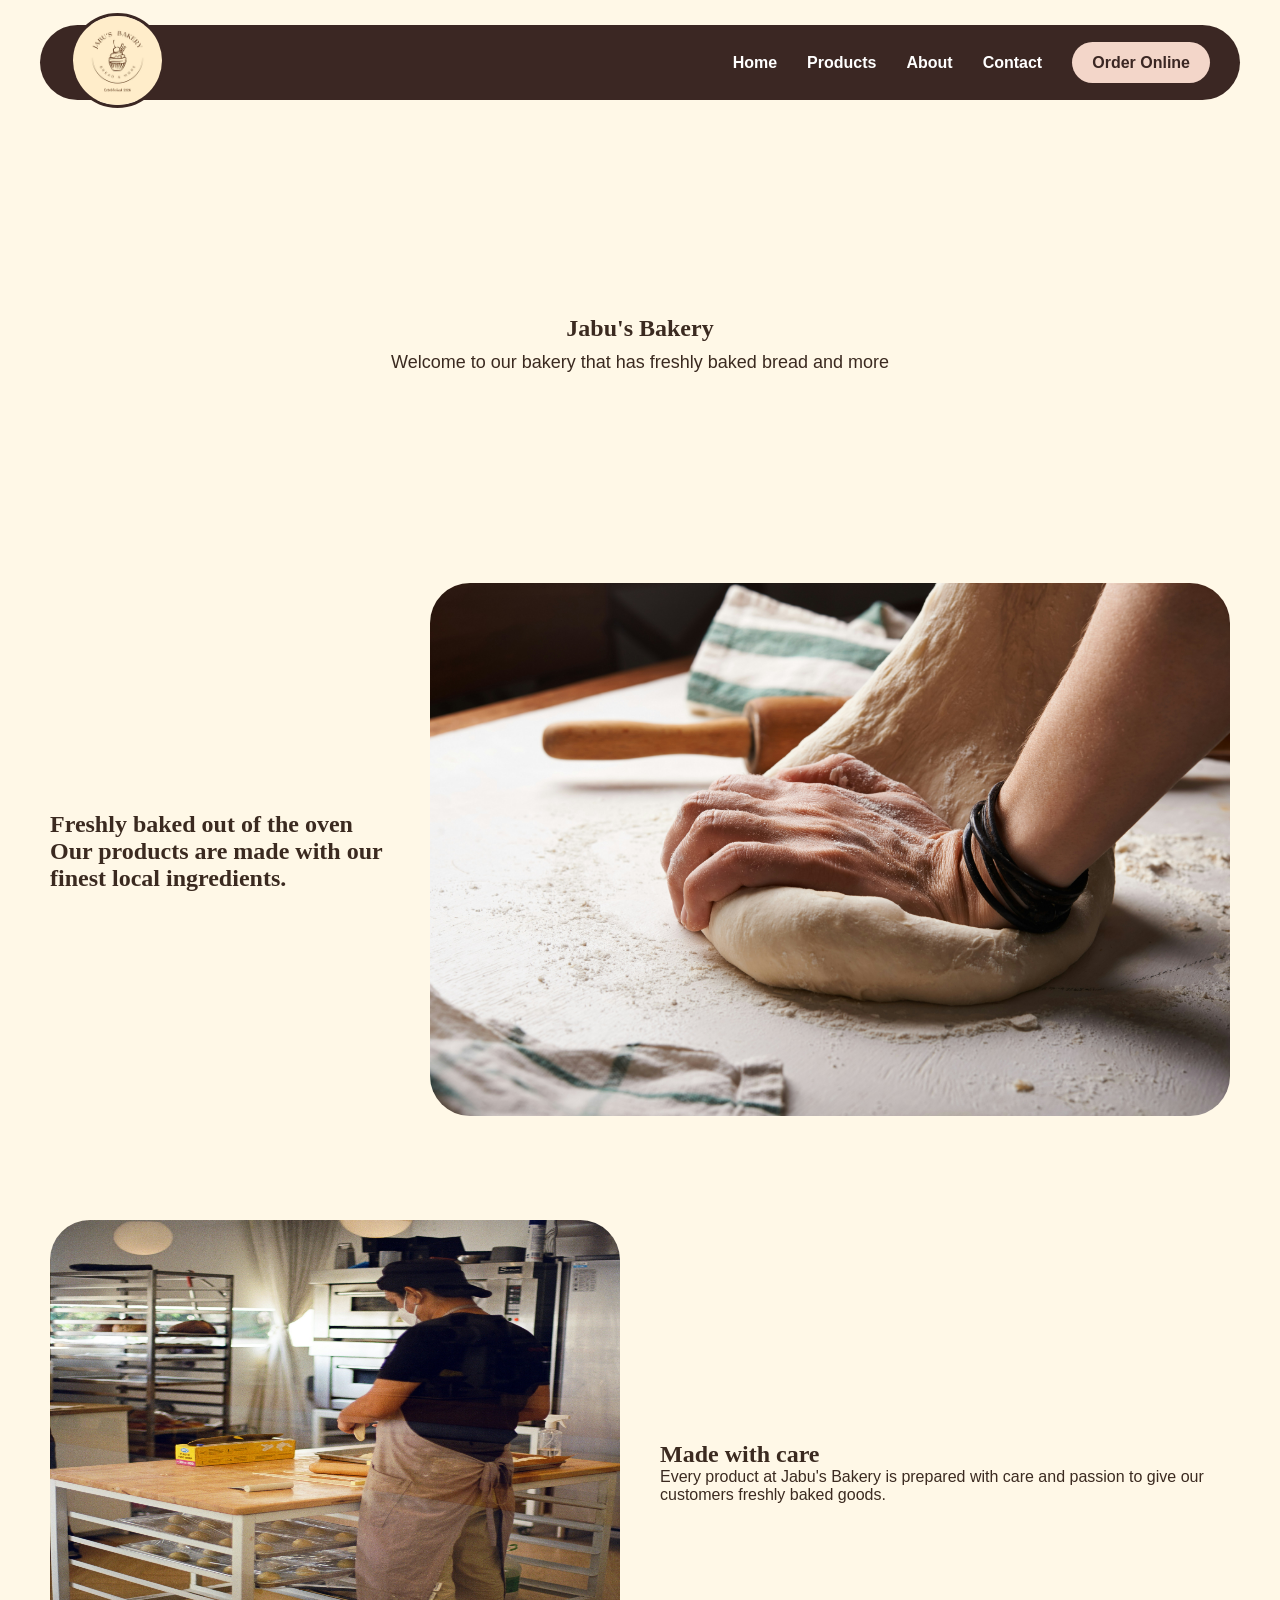
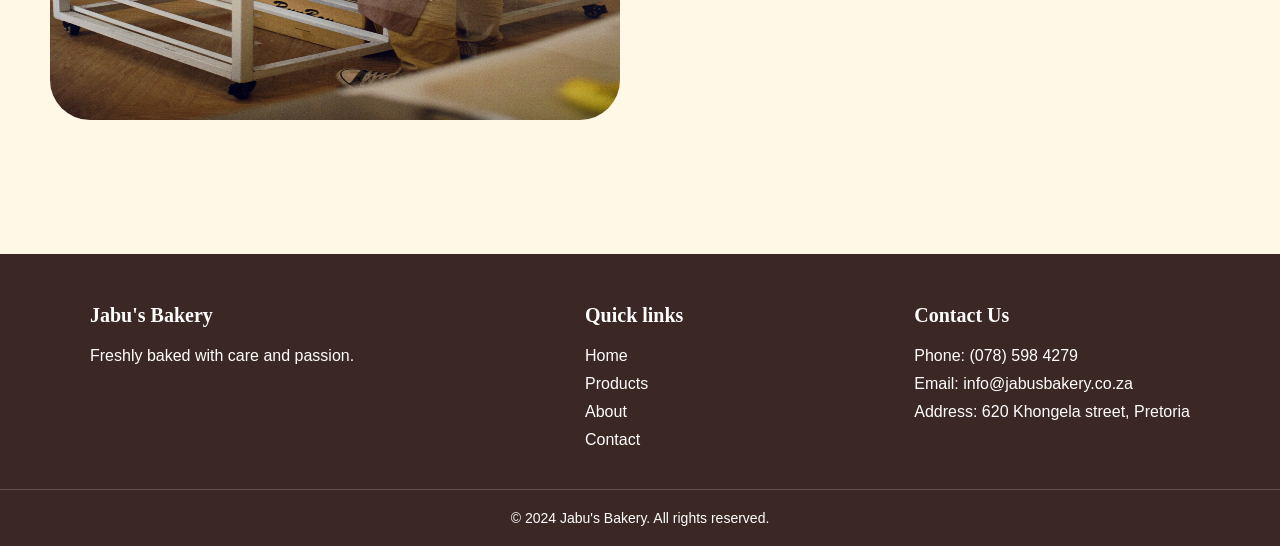
<file: index.html>
<!DOCTYPE html>
<html lang="en">
<head>
    <meta charset="UTF-8">
    <meta name="viewport" content="width=device-width, initial-scale=1.0">

    <meta name="description" content="Discover Jabu's Bakery in Pretoria, Gauteng. 
    Explore our selection of read, cupcakes and cookies and learn more about our bakery products.">
    <link rel="stylesheet" href="css_assets/style.css">
    <title>Jabu's Bakery | Home</title>
</head>
<body>

    <header class="top-header">

   <!--Navigation -->
    <nav class="navigation">

         <!-- Logo -->
    <div class="logo">
        <img src="_images/Logo.png" alt="Jabu's Bakery Logo">
    </div>

        <ul>
            <li><a href="index.html">Home</a></li>
            <li><a href="products.html">Products</a></li>
            <li><a href="about.html">About</a></li>
            <li><a href="contact.html">Contact</a></li>
            <li><a href="order.html">Order Online</a></li>
        </ul>
    </nav>

    </header>
    <!-- Main Heading -->
    <section class="hero-text">
        <h1>Jabu's Bakery</h1>
        <p>Welcome to our bakery that has freshly baked bread and more</p>
    </section>

    <main>
        <section class="home-section">

            <div class="home-content">
                <h2>Freshly baked out of the oven</h2>
                <h2>Our products are made with our finest local ingredients.</h2>
            </div>
            
             <div class="home-content">
            <img src="_images/Hero_shot.jpg" alt="Freshly baked bread" width="800">
            </div>

            </section>

            <section class="home-section reverse">

                <div class="home-image">
                <img src="_images/Baker.jpg" alt="Baker at work" width="600">
                </div>

                <div class="home-content">
                    <h2>Made with care</h2>
                    <p>Every product at Jabu's Bakery is prepared with care and
                         passion to give our customers freshly baked goods.
                    </p>
                </div>
            </section>

            <footer class="footer">

                <div class="footer-content">

                    <div class="footer-section">
                        <h3>Jabu's Bakery</h3>
                        <p>Freshly baked with care and passion.</p>
                    </div>

                    <div class="footer-section">
                        <h3>Quick links</h3>
                            <a href="index.html">Home</a>
                            <a href="products.html">Products</a>
                            <a href="about.html">About</a>
                            <a href="contact.html">Contact</a>
                    </div>

                    <div class="footer-section">
                        <h3>Contact Us</h3>
                        <p>Phone: (078) 598 4279</p>
                        <p>Email: info@jabusbakery.co.za</p>
                        <p>Address: 620 Khongela street, Pretoria</p>
                    </div>
                </div>

                <div class="footer-bottom">
                    <p>&copy; 2024 Jabu's Bakery. All rights reserved.</p>
                </div>
            </footer>
    </main>
</file>
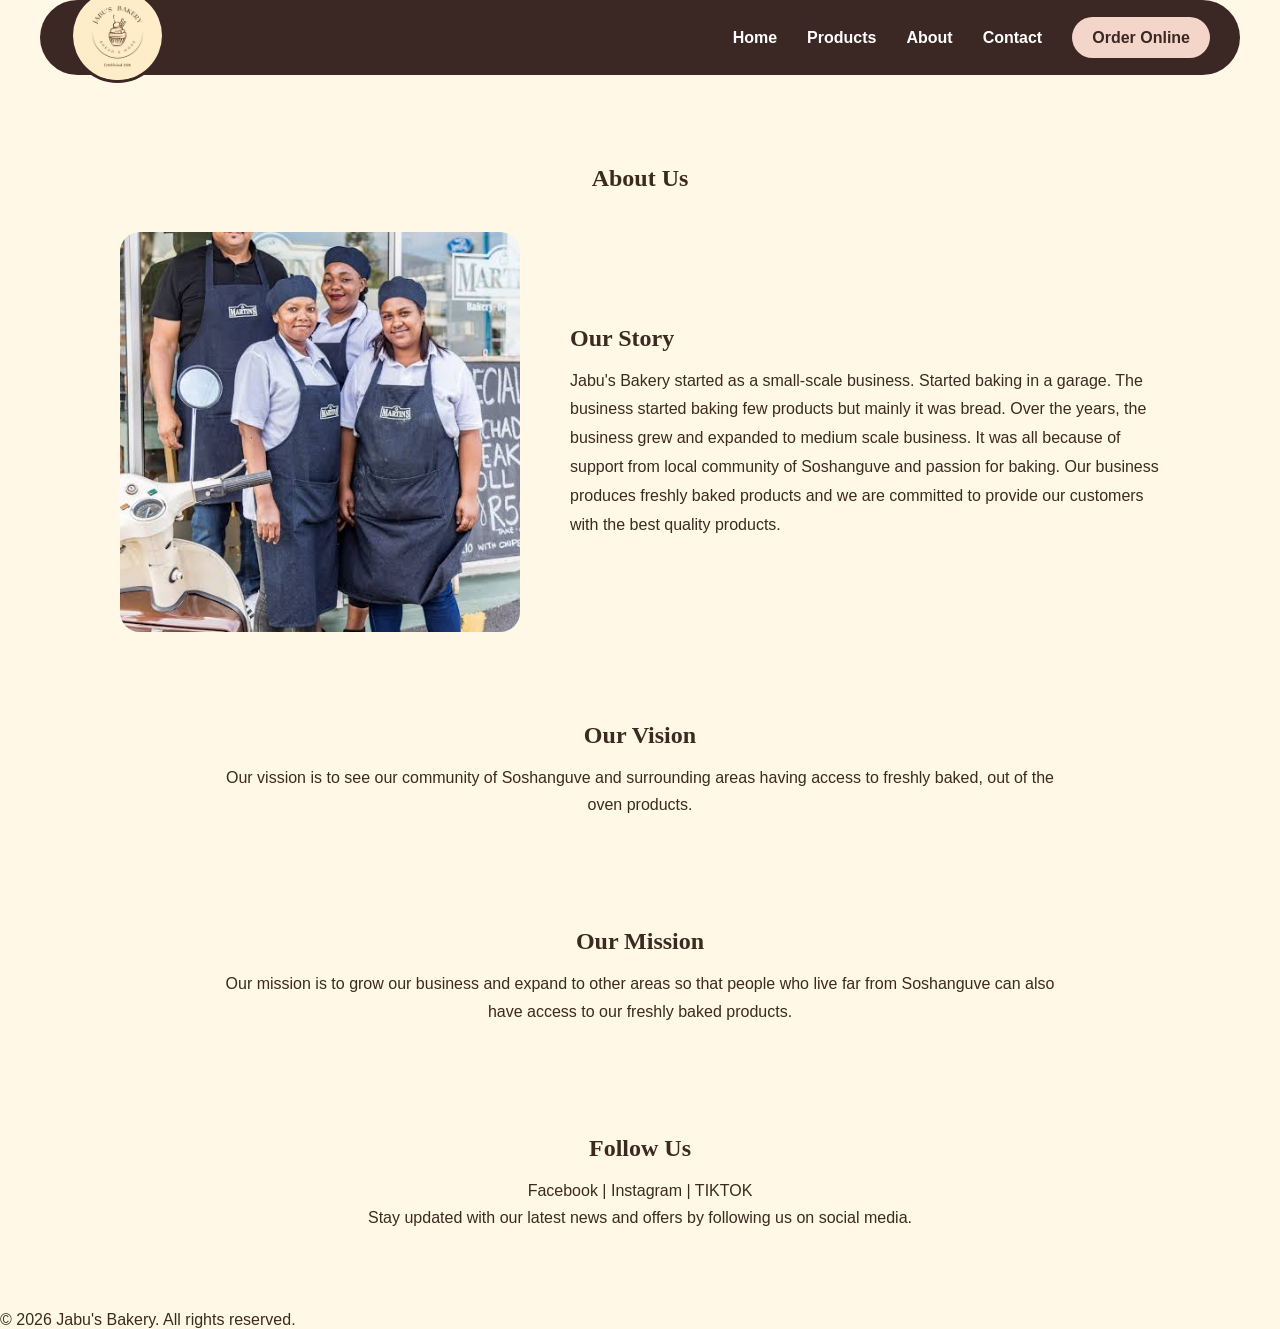
<file: about.html>
<!DOCTYPE html>
<html lang="en">
<head>
    <meta charset="UTF-8">
    <meta name="viewport" content="width=device-width, initial-scale=1.0">
     <link rel="stylesheet" href="css_assets/style.css">
    <title>Jabu's Bakery | About Us</title>
</head>
<body>
    
     <!--Navigation -->
    <nav class="navigation">

         <!-- Logo -->
    <div class="logo">
        <img src="_images/Logo.png" alt="Jabu's Bakery Logo">
    </div>

        <ul>
            <li><a href="index.html">Home</a></li>
            <li><a href="products.html">Products</a></li>
            <li><a href="about.html">About</a></li>
            <li><a href="contact.html">Contact</a></li>
             <li><a href="order.html">Order Online</a></li>
        </ul>
    </nav>

    <!--Telling the history of the business on the About page -->
    
    <section class="about">

        <h1>About Us</h1>

        <div class="about-content">

            <img src="_images/team.jpg" alt="Jabu's Bakery Logo">

            <div class="about-text">

                <h2>Our Story</h2>

        <p>Jabu's Bakery started as a small-scale business. Started baking
            in a garage. The business started baking few products but mainly
            it was bread. Over the years, the business grew and expanded 
            to medium scale business. It was all because of support from local 
            community of Soshanguve and passion for baking. Our business produces 
            freshly baked products and we are committed to provide our customers 
            with the best quality products.
            </p>

            </div>
        </div>
    </section>

    <!-- Telling the user about the vision and mission of our business -->

    <section class="vision">
        <h2>Our Vision</h2>

        <p>
            Our vission is to see our community of Soshanguve and surrounding
            areas having access to freshly baked, out of the oven products.
        </p>
    </section>

    <section class="mission">
        <h2>Our Mission</h2>

        <p>
            Our mission is to grow our business and expand to other areas
            so that people who live far from Soshanguve can also have 
            access to our freshly baked products.
        </p>
    </section>

    <!-- Telling the user that they can follow us on social media -->
    <section class="follow">
        <h2>Follow Us</h2>

         <p>Facebook | Instagram | TIKTOK</p>

        <p>
            Stay updated with our latest news and offers by following us on social media.
        </p>
    </section>

    <footer>

        <p>&copy; 2026 Jabu's Bakery. All rights reserved.</p>
    </footer>

</body>
</html>
</file>
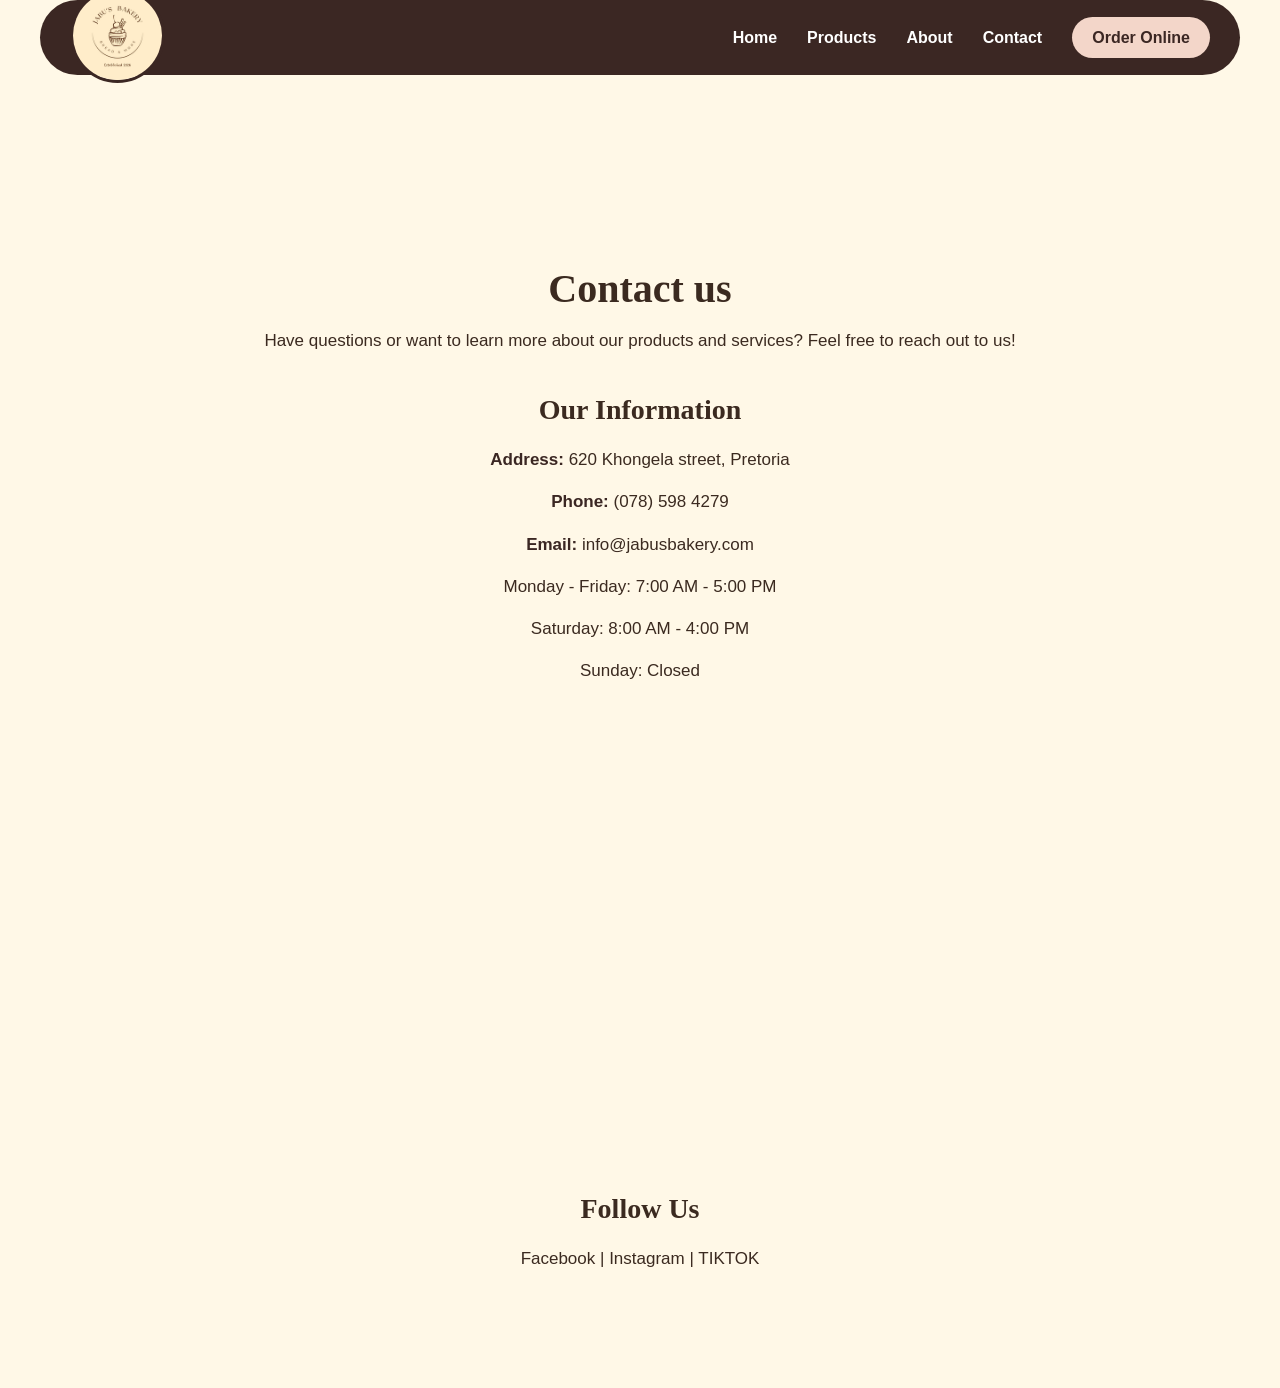
<file: contact.html>
<!DOCTYPE html>
<html lang="en">
<head>
    <meta charset="UTF-8">
    <meta name="viewport" content="width=device-width, initial-scale=1.0">
    <link rel="stylesheet" href="css_assets/style.css">
    <title>Jabu's Bakery | Contact</title>
</head>
<body>

    
     <!--Navigation -->
    <nav class="navigation">

        <!-- Logo -->
     <div class="logo">
        <img src="_images/Logo.png" alt="Jabu's Bakery Logo">
    </div>
    
        <ul>
            <li><a href="index.html">Home</a></li>
            <li><a href="products.html">Products</a></li>
            <li><a href="about.html">About</a></li>
            <li><a href="contact.html">Contact</a></li>
             <li><a href="order.html">Order Online</a></li>
        </ul>
    </nav>

    <main class="contact-page">

        <!-- Contact Information -->
        <h1>Contact us</h1>

        <p>Have questions or want to learn more about our products and services? 
            Feel free to reach out to us!</p>

            <h2>Our Information</h2>
            
            <p><strong>Address:</strong> 620 Khongela street, Pretoria</p>
            <p><strong>Phone:</strong> (078) 598 4279</p>
            <p><strong>Email:</strong> info@jabusbakery.com</p>

            <p>Monday - Friday: 7:00 AM - 5:00 PM</p>
            <p>Saturday: 8:00 AM - 4:00 PM</p>
            <p>Sunday: Closed</p>

            <iframe src="https://www.google.com/maps/embed?pb=!1m18!1m12!1m3!1d3602.9717519228934!2d28.11483182062553!3d-25.43920791913789!2m3!1f0!2f0!3f0!3m2!1i1024!2i768!4f13.1!3m3!1m2!1s0x1ebfc7d6c71895f9%3A0x250b46b77b5f3b42!2sKhongela%20St%2C%20Soshanguve%20-%20V%2C%20Soshanguve%2C%200164!5e0!3m2!1sen!2sza!4v1793567289208!5m2!1sen!2sza" 
            width="600" height="450" style="border:0;" allowfullscreen="" loading="lazy" referrerpolicy="strict-origin-when-cross-origin"></iframe>

            <!-- Social Media platforms -->

            <h2>Follow Us</h2>

            <p>Facebook | Instagram | TIKTOK</p>

    </main>


    
</body>
</html>
</file>
<file: css_assets/style.css>
*{
    margin: 0;
    padding: 0;
    box-sizing: border-box;
}

body{
    background-color: #FFF8E7;
    color: #3B2A20;
}

.top-header{
    width: 100%;
    padding: 25px 40px;
}

.navigation{
    width: 100%;
    max-width: 1200px;
    height: 75px;
    margin: auto;
   
    background-color: #3b2723;
    
    border-radius: 40px;
   
    display: flex;
    align-items: center;
    justify-content: space-between;
    
    padding: 0 30px;
}

.logo img{
    width: 95px;
    height: 95px;

    object-fit: cover;
    border-radius: 50%;

    border: 3px solid #3b2723;
}

.navigation ul{
    display: flex;
    align-items: center;
    
    list-style: none;

    gap: 30px;
}

.navigation ul li a{
    color: white;
    
    text-decoration: none;

    font-size: 16px;
    font-weight: bold;
}

.navigation ul li a:hover{
    color: #f3d6c9;
}

.navigation ul li:last-child a{
    background-color: #f3d6c9;
    
    color: #3b2723;

    padding: 12px 20px;

    border-radius: 25px;
}

.hero-text{
    text-align: center;
    padding: 100px;
    margin-bottom: 60px;
}

.hero-text h1{
    margin-bottom: 10px;
}

.hero-text p{
    font-size: 18px;
}

.home-section{
    display: flex;
    align-items: center;
    justify-content: space-between;
    gap: 40px;
    padding: 50px;
}

.home-content{
    flex: 1;
}

.home-image{
    flex: 1;
}

.home-image img{
    width: 100%;
    max-height: 500px;
    border-radius: 40px;
}

.home-content img{
    border-radius: 40px;
}

/*Footer*/

.footer{
    background-color: #3b2723;
    color: white;
    margin-top: 80px;
    padding-top: 50px;
}

/*Footer content*/
.footer-content{
    max-width: 1200px;
    margin: auto;

    display: flex;
    justify-content: space-between;

    padding: 0 50px 40px;
}

.footer-section{
    display: flex;
    flex-direction: column;
    gap: 10px;
}

.footer-section h3{
    font-size: 20px;
    margin-bottom: 10px;
}

.footer-section p{
    font-size: 16px;
    margin: 0;
}

.footer-section a{
    color: white;
    text-decoration: none;
}

.footer-section a:hover{
    color: #f3d6c9;
}

.footer-bottom{
    text-align: center;
    padding: 20px;
    
    border-top: 1px solid rgba(255, 255, 255, 0.2);
}

.footer-bottom p{
    font-size: 14px;
    margin: 0;
}

h1{
    text-align: center;
    margin-top: 90px;
    margin-bottom: 20px;
}

/*Products page*/

.product-container{
    display: grid;
    grid-template-columns: repeat(3, 220px);
    /*justify-content: space-between;*/
    justify-content: center;
    gap: 40px;
}

.product{
    text-align: center;
    padding: 100px;
}

.product img{
    width: 220px;
    height: 220px;
    object-fit: cover;
    border-radius: 20px;
}

.product h3{
    margin-top: 12px;
    margin-bottom: 5px;
}

.product p{
    font-size: 18px;
    font-weight: bold;
}

.bread h1, .cupcakes h1, .cookies h1{
    text-align: center;
    margin-bottom: 2px;
}

.bread , .cookies, .cupcakes{
    margin-bottom: 10px;
    margin-top: 10px;
    padding-top:0;
    padding-bottom: 0;
    min-height: 0;
    height: auto;
}

.bread h1, .cookies h1, .cupcakes h1{
    margin-top: 10px;
    margin-bottom: 10px;
}

/*Products lightbox*/
.lightbox{
    display: none;
    position: fixed;
    inset: 0;
    z-index: 10000;
    background-color: rgba(0, 0, 0, 0.9);
    align-items: center;
    justify-content: center;
    flex-direction: column;
    padding: 50px 20px 20px;
}

.lightbox.active{
    display: flex;
}

.lightbox> img {
    max-width: 90%;
    max-height: 75vh;
    width: auto;
    height: auto;
    object-fit: contain;
    border-radius: 10px;
}

#lightbox-caption{
    color: white;
    font-size: 20px;
    margin-top: 15px;
    text-align: center;
}

.lightbox-close{
    position: absolute;
    top: 15px;
    right: 25px;
    color: white;
    background-color: transparent;
    border: none;
    font-size: 40px;
    cursor: pointer;
}

.product img.lightbox-image{
    cursor: pointer;
}

.about{
    max-width: 1100px;
    margin: 60px auto;
    padding: 0 30px;
}

.about h1{
    text-align: center;
    margin-bottom: 40px;
}

.about-content{
    display: flex;
    align-items: center;
    gap: 50px;
}

.about-content img{
    width: 400px;
    height: 400px;
    object-fit: cover;
    border-radius: 20px;
}

.about-text{
    flex: 1;
}

.about-text h2{
    margin-bottom: 15px;
}

.about-text p{
    line-height: 1.8;
}

.vision , .mission , .follow{
  max-width: 900px;
  margin: 50px auto;
  padding: 30px;
  text-align: center;
}

.vision h2 , .mission h2 , .follow h2{
    margin-bottom: 15px;
}

.vision p , .mission p , .follow p{
    line-height: 1.7;
}

/*Contact page*/
.contact-page{
    max-width: 1000px;
    margin: 60px auto;
    padding: 40px;
    text-align: center;
}

.contact-page h1{
    font-size: 40px;
    margin-bottom: 15px;
}

.contact-page p{
    font-size: 17px;
    line-height: 1.6;
    margin-bottom: 15px;
}

.contact-page h2{
    margin-top: 40px;
    margin-bottom: 20px;
    font-size: 28px;
}

.contact-page strong{
    color: #3b2723;
}

/*.form{
    width: 100%;
    display: flex;
    justify-content: center;
    align-items: center;
    margin-top: 20px;
}*/

/*Order form*/
.order-section{
    max-width: 650px;
    margin: 40px auto;
    padding: 30px;
    box-sizing: border-box;
}

.order-section h1, order-section p{
    text-align: center;
}
 
.order-form{
    width: 100%;
}

.form-group{
    margin-bottom: 20px;
}

.form-group label{
    display: block;
    margin-bottom: 8px;
    font-weight: bold;
}

.form-group input, .form-group select, .form-group textarea{
    width: 100%;
    padding: 12px;
    border: 1px solid #ccc;
    border-radius: 6px;
    box-sizing: border-box;
    font-family: inherit;
    font-size: 16px;
}

.form-group{
    min-height: 100px;
    resize: vertical;
}

.order-form button{
    width: 100%;
    padding: 14px;
    border: none;
    border-radius: 6px;
    cursor: pointer;
    font-size: 16px;
    font-weight: bold;
}

.price-summary{
    margin-top: 20px;
    padding: 15px;
    background-color: #f5f5f5;
    border-radius: 6px;
}

.price-summary p{
    display: flex;
    justify-content: space-between;
    margin: 10px 0;
}   


body{
    font-family: Arial, Helvetica, sans-serif;
}

h1, h2, h3{
    font-family: Georgia, 'Times New Roman', serif
}

@media (max-width: 600px){
    /*Navigation*/
    .navigation{
        height: auto;
        padding: 15px 20px;
        flex-direction: column;
        gap: 15px;
       
    }

    .logo img{
        width: 80px;
        height: 80px;
    }

    .mavigation ul{
        width: 100%;
        flex-direction: column;
        align-items: center;
        gap: 12px;
        padding: 0;
    }

    .navigation ul li{
        width: auto; 
    }

    .navigation ul li a{
       display: inline-block;
       font-size: 15px;
    }

    .navigation ul li:last-child a{
        display: inline-block;
       padding: 12px 20px;
       width: auto;
       height: auto;
       white-space: nowrap;
    }

    /*main content*/
    main{
        width: 100%;
        padding: 20px;
        margin: 30px auto;
    }

    /*Headings*/
    h1{
        font-size: 30px;
    }

    h2{
        font-size: 24px;
    }

    /*home content*/

    .home-content{
        flex-direction: column;
    }

    .home-content img{
        width: 100%;
        max-width: 400px;
    }

    .home-text{
        width: 100px;
        text-align: center;
    }

    /*Products*/
    .product-container{
        display: flex;
       flex-direction: column;
       align-items: center;
        gap: 30px;
    }

    .product{
        width: 100%;
        max-width: 280px;
        text-align: center;
    }

    .product img{
        width: 250px;
        height: 250px;
        object-fit: cover;
    }

    /*About page*/
    .about-content{
        flex-direction: column;
        gap: 25px;
    }

    .about-content img{
        width: 100%;
        height: auto;
    }

    /*Order form*/
    .form iframe{
        width: 100%;
        max-width: 640px;
    }
    
    /*Footer*/
    .footer-content{
        flex-direction: column;
        gap: 35px;
        text-align: center;
        padding: 30px 20px;
    }

    .footer-section{
        align-items: center;
    }
}

@media (min-width: 601px) and (max-width: 900px){
    /*Navigation*/
    .navigation{
        padding: 0 20px;
    }

    .navigation ul{
        gap: 15px;
    }

    .navigation ulli a{
        font-size: 14px;
    }

    /*About page*/
    .about-content{
        gap: 25px;
    }

    .about-content img{
        width: 45%;
        height: auto;
    }

    /*Footer*/
    .footer-content{
        gap: 30px;
        padding: 0 30px 40px;
    }
}
</file>
